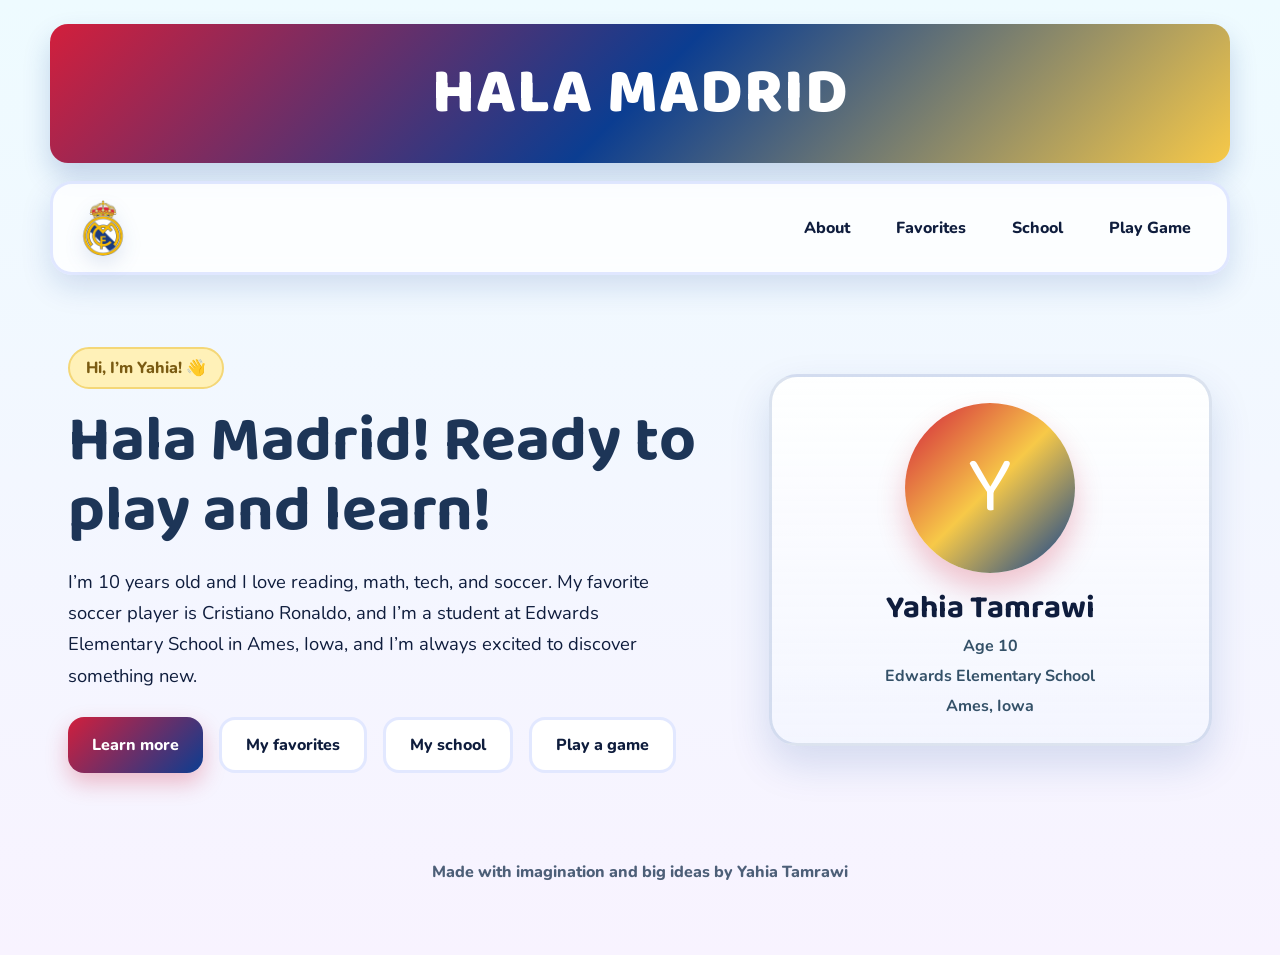
<file: index.html>
<!DOCTYPE html>
<html lang="en">
  <head>
    <meta charset="UTF-8" />
    <meta name="viewport" content="width=device-width, initial-scale=1.0" />
    <title>Yahia Tamrawi | My World</title>
    <meta
      name="description"
      content="A fun and colorful website for Yahia Tamrawi, a 10-year-old student who loves reading, math, and tech."
    />
    <link rel="preconnect" href="https://fonts.googleapis.com" />
    <link rel="preconnect" href="https://fonts.gstatic.com" crossorigin />
    <link
      href="https://fonts.googleapis.com/css2?family=Baloo+2:wght@400;600;700;800&family=Nunito:wght@400;600;700;800&display=swap"
      rel="stylesheet"
    />
    <link rel="stylesheet" href="style.css" />
  </head>
  <body>
    <div class="page-shell">
      <div class="hala-banner">Hala Madrid</div>
      <header class="topbar">
        <div class="logo" aria-label="Real Madrid logo" role="img">
          <img src="assets/real-madrid-crest.png" alt="Real Madrid crest" />
        </div>
        <nav class="nav">
          <a href="about.html">About</a>
          <a href="favorites.html">Favorites</a>
          <a href="school.html">School</a>
          <a href="game.html">Play Game</a>
        </nav>
      </header>

      <main>
        <section class="hero">
          <div class="hero-text">
            <span class="badge">Hi, I’m Yahia! 👋</span>
            <h1>Hala Madrid! Ready to play and learn!</h1>
            <p>
              I’m 10 years old and I love reading, math, tech, and soccer. My favorite soccer player is Cristiano Ronaldo, and I’m a student at
              Edwards Elementary School in Ames, Iowa, and I’m always excited to discover
              something new.
            </p>
            <div class="hero-buttons">
              <a class="primary" href="about.html">Learn more</a>
              <a class="secondary" href="favorites.html">My favorites</a>
              <a class="secondary" href="school.html">My school</a>
              <a class="secondary" href="game.html">Play a game</a>
            </div>
          </div>

          <div class="hero-card">
            <div class="avatar">Y</div>
            <div class="mini-info">
              <h3>Yahia Tamrawi</h3>
              <p>Age 10</p>
              <p>Edwards Elementary School</p>
              <p>Ames, Iowa</p>
            </div>
          </div>
        </section>
      </main>

      <footer class="site-footer">
        <p>Made with imagination and big ideas by Yahia Tamrawi</p>
      </footer>
    </div>
  </body>
</html>
</file>
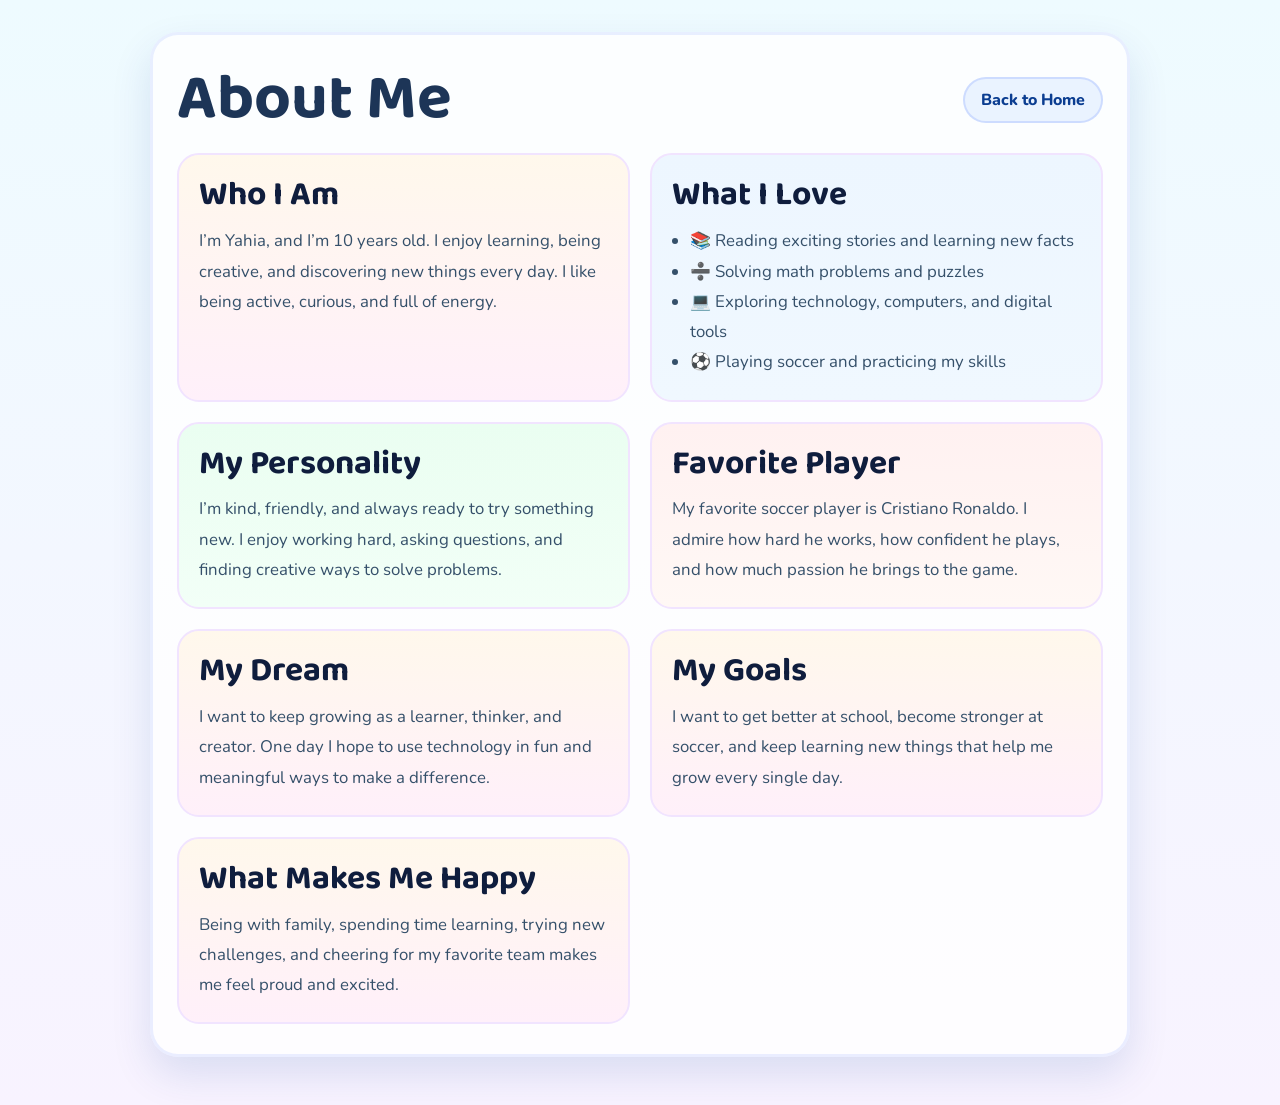
<file: about.html>
<!DOCTYPE html>
<html lang="en">
  <head>
    <meta charset="UTF-8" />
    <meta name="viewport" content="width=device-width, initial-scale=1.0" />
    <title>About Yahia</title>
    <link rel="preconnect" href="https://fonts.googleapis.com" />
    <link rel="preconnect" href="https://fonts.gstatic.com" crossorigin />
    <link href="https://fonts.googleapis.com/css2?family=Baloo+2:wght@400;600;700;800&family=Nunito:wght@400;600;700;800&display=swap" rel="stylesheet" />
    <link rel="stylesheet" href="style.css" />
    <style>
      body { background: linear-gradient(180deg, #eefbff 0%, #f8f3ff 100%); }
      .subpage {
        width: min(980px, calc(100% - 24px));
        margin: 32px auto 48px;
        background: rgba(255,255,255,0.8);
        border: 3px solid rgba(93, 127, 255, 0.12);
        border-radius: 28px;
        padding: 30px 24px;
        box-shadow: 0 18px 40px rgba(11,61,145,0.12);
      }
      .subpage-header {
        display: flex;
        align-items: center;
        justify-content: space-between;
        gap: 12px;
        flex-wrap: wrap;
        margin-bottom: 18px;
      }
      .subpage h1 {
        margin: 0;
        font-family: "Baloo 2", cursive;
        font-size: clamp(2.5rem, 5vw, 4rem);
      }
      .page-link {
        display: inline-block;
        text-decoration: none;
        color: #0b3d91;
        background: #eaf3ff;
        border: 2px solid rgba(93,127,255,0.2);
        border-radius: 999px;
        padding: 10px 16px;
        font-weight: 800;
      }
      .info-grid {
        display: grid;
        grid-template-columns: repeat(2, minmax(0, 1fr));
        gap: 20px;
      }
      .card {
        background: linear-gradient(180deg, #fff8ec, #fff0fa);
        border: 2px solid #f1e4ff;
        border-radius: 22px;
        padding: 22px 20px;
      }
      .card:nth-child(2) { background: linear-gradient(180deg, #edf6ff, #f0f8ff); }
      .card:nth-child(3) { background: linear-gradient(180deg, #eafef1, #f2fff7); }
      .card:nth-child(4) { background: linear-gradient(180deg, #fff1f1, #fff8f5); }
      .card h2 {
        margin: 0 0 12px;
        font-family: "Baloo 2", cursive;
        font-size: 2.1rem;
      }
      .card p, .card li {
        margin: 0;
        color: #35506a;
        line-height: 1.8;
        font-size: 1.05rem;
      }
      .card ul {
        padding-left: 18px;
        margin: 0;
      }
      @media (max-width: 700px) {
        .info-grid { grid-template-columns: 1fr; }
      }
    </style>
  </head>
  <body>
    <div class="subpage">
      <div class="subpage-header">
        <h1>About Me</h1>
        <a class="page-link" href="index.html">Back to Home</a>
      </div>

      <div class="info-grid">
        <div class="card">
          <h2>Who I Am</h2>
          <p>I’m Yahia, and I’m 10 years old. I enjoy learning, being creative, and discovering new things every day. I like being active, curious, and full of energy.</p>
        </div>

        <div class="card">
          <h2>What I Love</h2>
          <ul>
            <li>📚 Reading exciting stories and learning new facts</li>
            <li>➗ Solving math problems and puzzles</li>
            <li>💻 Exploring technology, computers, and digital tools</li>
            <li>⚽ Playing soccer and practicing my skills</li>
          </ul>
        </div>

        <div class="card">
          <h2>My Personality</h2>
          <p>I’m kind, friendly, and always ready to try something new. I enjoy working hard, asking questions, and finding creative ways to solve problems.</p>
        </div>

        <div class="card">
          <h2>Favorite Player</h2>
          <p>My favorite soccer player is Cristiano Ronaldo. I admire how hard he works, how confident he plays, and how much passion he brings to the game.</p>
        </div>

        <div class="card">
          <h2>My Dream</h2>
          <p>I want to keep growing as a learner, thinker, and creator. One day I hope to use technology in fun and meaningful ways to make a difference.</p>
        </div>

        <div class="card">
          <h2>My Goals</h2>
          <p>I want to get better at school, become stronger at soccer, and keep learning new things that help me grow every single day.</p>
        </div>

        <div class="card">
          <h2>What Makes Me Happy</h2>
          <p>Being with family, spending time learning, trying new challenges, and cheering for my favorite team makes me feel proud and excited.</p>
        </div>
      </div>
    </div>
  </body>
</html>
</file>
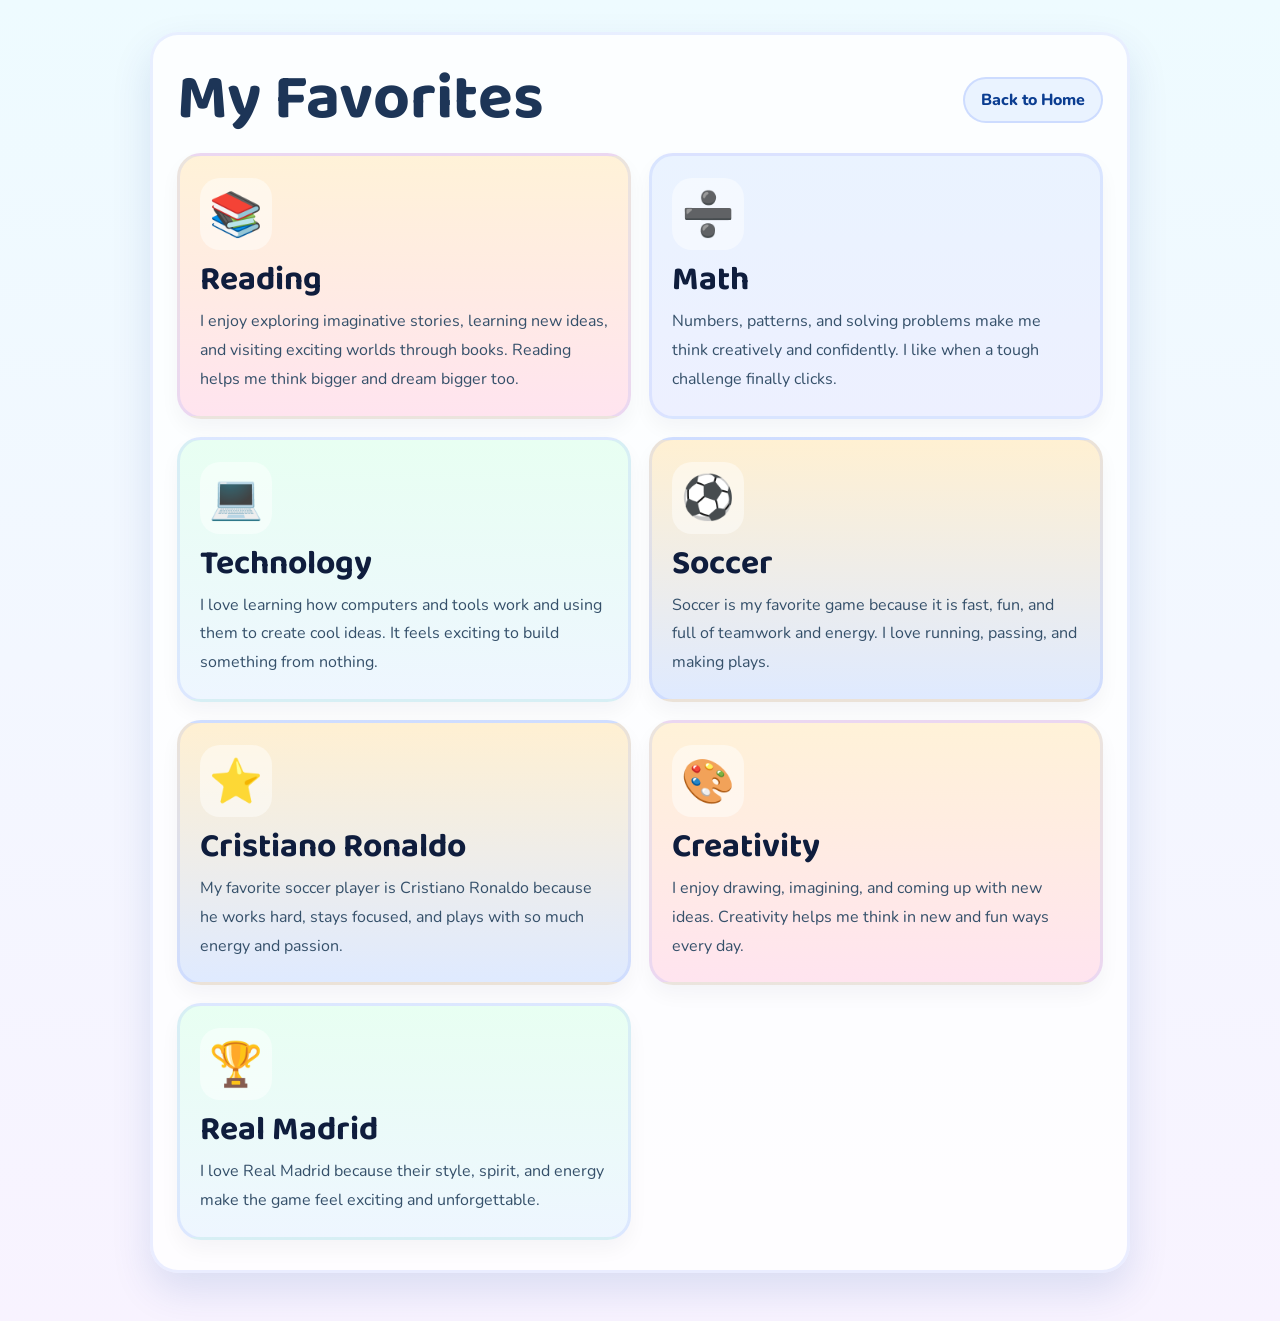
<file: favorites.html>
<!DOCTYPE html>
<html lang="en">
  <head>
    <meta charset="UTF-8" />
    <meta name="viewport" content="width=device-width, initial-scale=1.0" />
    <title>Yahia's Favorites</title>
    <link rel="preconnect" href="https://fonts.googleapis.com" />
    <link rel="preconnect" href="https://fonts.gstatic.com" crossorigin />
    <link href="https://fonts.googleapis.com/css2?family=Baloo+2:wght@400;600;700;800&family=Nunito:wght@400;600;700;800&display=swap" rel="stylesheet" />
    <link rel="stylesheet" href="style.css" />
    <style>
      body { background: linear-gradient(180deg, #eefbff 0%, #f8f3ff 100%); }
      .subpage {
        width: min(980px, calc(100% - 24px));
        margin: 32px auto 48px;
        background: rgba(255,255,255,0.8);
        border: 3px solid rgba(93, 127, 255, 0.12);
        border-radius: 28px;
        padding: 30px 24px;
        box-shadow: 0 18px 40px rgba(11,61,145,0.12);
      }
      .subpage-header {
        display: flex;
        align-items: center;
        justify-content: space-between;
        gap: 12px;
        flex-wrap: wrap;
        margin-bottom: 18px;
      }
      .subpage h1 {
        margin: 0;
        font-family: "Baloo 2", cursive;
        font-size: clamp(2.5rem, 5vw, 4rem);
      }
      .page-link {
        display: inline-block;
        text-decoration: none;
        color: #0b3d91;
        background: #eaf3ff;
        border: 2px solid rgba(93,127,255,0.2);
        border-radius: 999px;
        padding: 10px 16px;
        font-weight: 800;
      }
      .favorites-grid {
        display: grid;
        grid-template-columns: repeat(2, minmax(0, 1fr));
        gap: 18px;
      }
      .favorite-card {
        padding: 22px 20px;
        border-radius: 24px;
        border: 3px solid rgba(93,127,255,0.12);
      }
      .favorite-card h2 {
        margin: 12px 0 8px;
        font-family: "Baloo 2", cursive;
        font-size: 2.1rem;
      }
      .favorite-card p {
        margin: 0;
        color: #35506a;
        line-height: 1.8;
      }
      .icon {
        font-size: 2.7rem;
      }
      .reading { background: linear-gradient(180deg, #fff2d8, #ffe4ef); }
      .math { background: linear-gradient(180deg, #eaf3ff, #edf0ff); }
      .tech { background: linear-gradient(180deg, #e8fff2, #eef6ff); }
      .soccer { background: linear-gradient(180deg, #fff0d2, #dfeaff); }
      @media (max-width: 700px) {
        .favorites-grid { grid-template-columns: 1fr; }
      }
    </style>
  </head>
  <body>
    <div class="subpage">
      <div class="subpage-header">
        <h1>My Favorites</h1>
        <a class="page-link" href="index.html">Back to Home</a>
      </div>

      <div class="favorites-grid">
        <article class="favorite-card reading">
          <div class="icon">📚</div>
          <h2>Reading</h2>
          <p>I enjoy exploring imaginative stories, learning new ideas, and visiting exciting worlds through books. Reading helps me think bigger and dream bigger too.</p>
        </article>

        <article class="favorite-card math">
          <div class="icon">➗</div>
          <h2>Math</h2>
          <p>Numbers, patterns, and solving problems make me think creatively and confidently. I like when a tough challenge finally clicks.</p>
        </article>

        <article class="favorite-card tech">
          <div class="icon">💻</div>
          <h2>Technology</h2>
          <p>I love learning how computers and tools work and using them to create cool ideas. It feels exciting to build something from nothing.</p>
        </article>

        <article class="favorite-card soccer">
          <div class="icon">⚽</div>
          <h2>Soccer</h2>
          <p>Soccer is my favorite game because it is fast, fun, and full of teamwork and energy. I love running, passing, and making plays.</p>
        </article>

        <article class="favorite-card soccer">
          <div class="icon">⭐</div>
          <h2>Cristiano Ronaldo</h2>
          <p>My favorite soccer player is Cristiano Ronaldo because he works hard, stays focused, and plays with so much energy and passion.</p>
        </article>

        <article class="favorite-card reading">
          <div class="icon">🎨</div>
          <h2>Creativity</h2>
          <p>I enjoy drawing, imagining, and coming up with new ideas. Creativity helps me think in new and fun ways every day.</p>
        </article>

        <article class="favorite-card tech">
          <div class="icon">🏆</div>
          <h2>Real Madrid</h2>
          <p>I love Real Madrid because their style, spirit, and energy make the game feel exciting and unforgettable.</p>
        </article>
      </div>
    </div>
  </body>
</html>
</file>
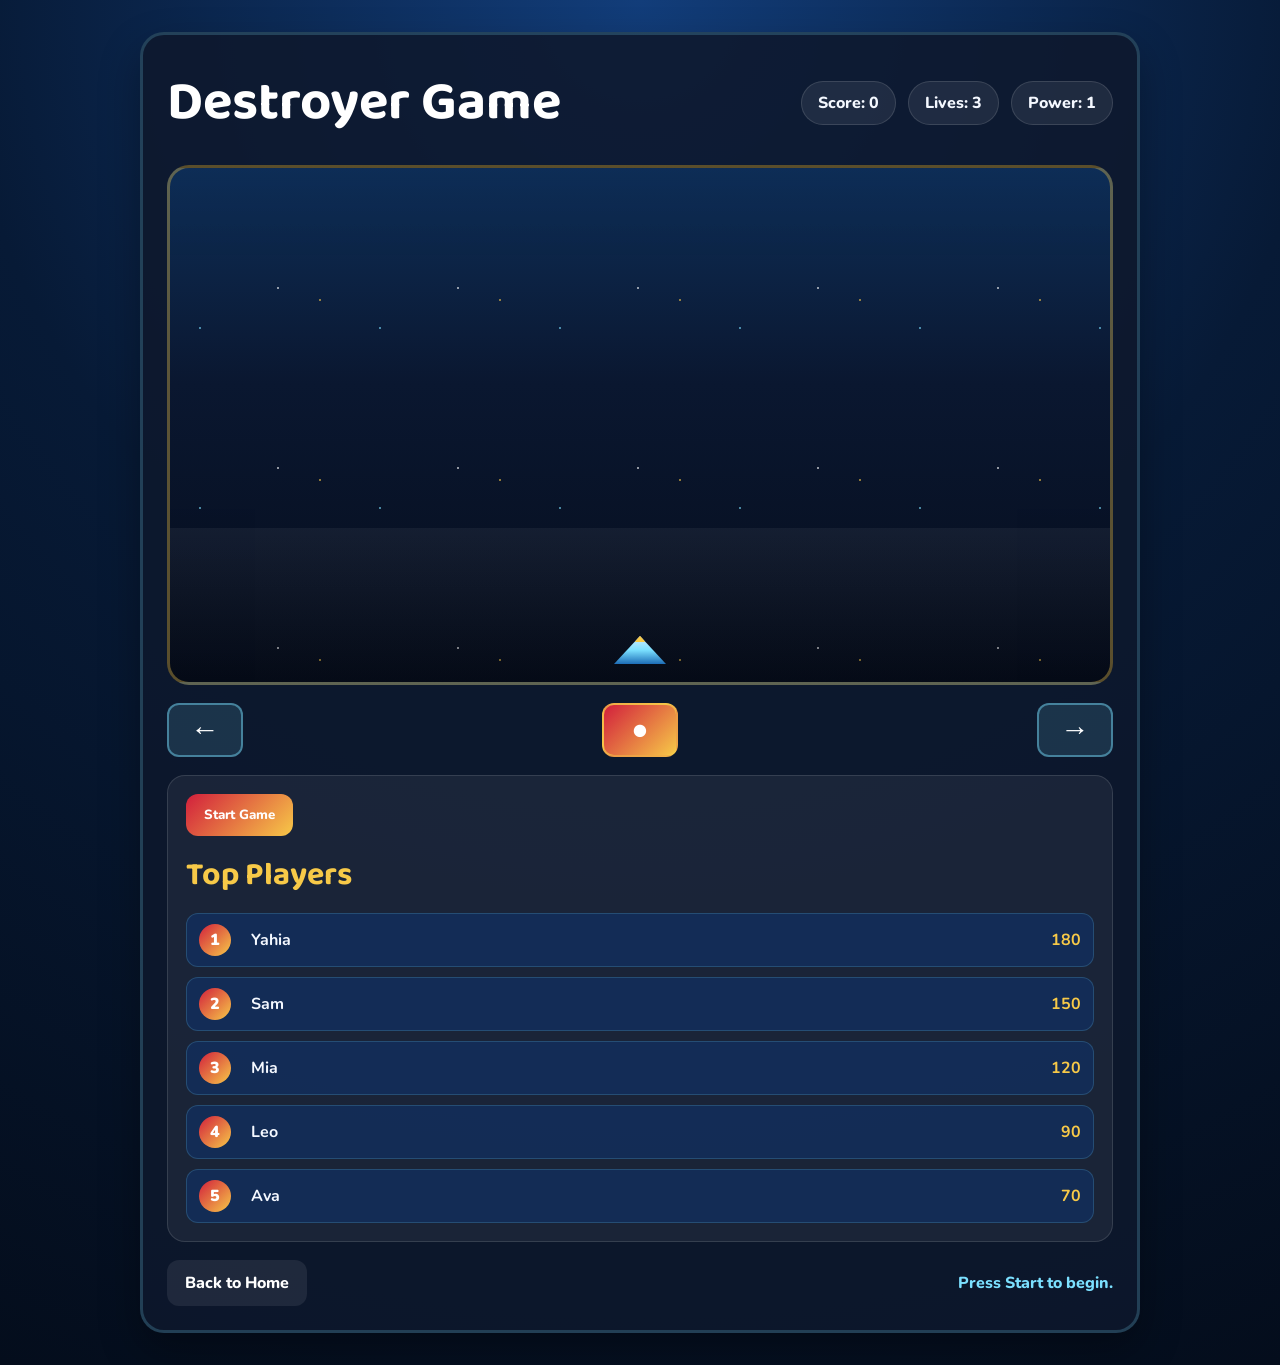
<file: game.html>
<!DOCTYPE html>
<html lang="en">
  <head>
    <meta charset="UTF-8" />
    <meta name="viewport" content="width=device-width, initial-scale=1.0" />
    <title>Destroyer Game</title>
    <link rel="preconnect" href="https://fonts.googleapis.com" />
    <link rel="preconnect" href="https://fonts.gstatic.com" crossorigin />
    <link href="https://fonts.googleapis.com/css2?family=Baloo+2:wght@400;600;700;800&family=Nunito:wght@400;600;700;800&display=swap" rel="stylesheet" />
    <style>
      :root {
        --real-red: #d21f3c;
        --real-gold: #f7c948;
        --blue: #0b3d91;
        --bg: #071a36;
        --panel: rgba(14, 25, 45, 0.88);
        --text: #f4f8ff;
        --accent: #7be0ff;
      }

      * { box-sizing: border-box; }

      body {
        margin: 0;
        min-height: 100vh;
        font-family: "Nunito", sans-serif;
        background: radial-gradient(circle at top, #123d7a 0%, var(--bg) 45%, #040d1c 100%);
        color: var(--text);
      }

      .page {
        width: min(1000px, calc(100% - 24px));
        margin: 32px auto;
        padding: 24px;
        background: var(--panel);
        border: 3px solid rgba(123, 224, 255, 0.2);
        border-radius: 24px;
        box-shadow: 0 18px 42px rgba(0, 0, 0, 0.32);
      }

      .topbar {
        display: flex;
        justify-content: space-between;
        align-items: center;
        gap: 16px;
        flex-wrap: wrap;
        margin-bottom: 18px;
      }

      h1 {
        margin: 0;
        font-family: "Baloo 2", cursive;
        font-size: clamp(2.2rem, 5vw, 3.4rem);
        color: white;
      }

      .scoreboard {
        display: flex;
        gap: 12px;
        flex-wrap: wrap;
      }

      .pill {
        padding: 10px 16px;
        border-radius: 999px;
        background: rgba(255, 255, 255, 0.08);
        border: 1px solid rgba(255, 255, 255, 0.12);
        font-weight: 800;
      }

      .game-shell {
        display: grid;
        gap: 18px;
      }

      .game-screen {
        position: relative;
        width: 100%;
        height: 520px;
        border-radius: 22px;
        overflow: hidden;
        background: linear-gradient(180deg, #0e2e57 0%, #0a1730 42%, #060d1c 100%);
        border: 3px solid rgba(247, 201, 73, 0.35);
      }

      .movement-controls {
        display: flex;
        justify-content: space-between;
        width: 100%;
      }

      .movement-button {
        width: 76px;
        height: 54px;
        padding: 0;
        background: rgba(123, 224, 255, 0.14);
        border: 2px solid rgba(123, 224, 255, 0.45);
        color: white;
        font-size: 1.8rem;
        line-height: 1;
        touch-action: none;
        user-select: none;
      }

      .movement-button:active {
        transform: translateY(1px) scale(0.96);
        background: rgba(123, 224, 255, 0.3);
      }

      .fire-button {
        background: linear-gradient(135deg, var(--real-red), var(--real-gold));
        border-color: rgba(247, 201, 73, 0.7);
      }

      .skyline {
        position: absolute;
        inset: auto 0 0 0;
        height: 30%;
        background: linear-gradient(180deg, rgba(255,255,255,0.05), rgba(0,0,0,0.2));
      }

      .stars {
        position: absolute;
        inset: 0;
        background-image:
          radial-gradient(circle, rgba(255,255,255,0.8) 1px, transparent 1.5px),
          radial-gradient(circle, rgba(123,224,255,0.8) 1px, transparent 1.5px),
          radial-gradient(circle, rgba(247,201,73,0.8) 1px, transparent 1.5px);
        background-position: 18px 30px, 120px 70px, 240px 42px;
        background-size: 180px 180px;
        opacity: 0.7;
      }

      .ship,
      .enemy,
      .missile,
      .explosion {
        position: absolute;
        display: block;
      }

      .ship {
        width: 52px;
        height: 28px;
        bottom: 18px;
        left: 50%;
        transform: translateX(-50%);
        background: linear-gradient(180deg, #d8ebff, #7be0ff 50%, #1d6db7);
        clip-path: polygon(50% 0%, 100% 100%, 0% 100%);
        border-radius: 8px 8px 0 0;
        box-shadow: 0 0 18px rgba(123,224,255,0.7);
      }

      .ship::before {
        content: "";
        position: absolute;
        left: 50%;
        top: -12px;
        width: 10px;
        height: 18px;
        background: var(--real-gold);
        transform: translateX(-50%);
        clip-path: polygon(50% 0%, 100% 100%, 0% 100%);
      }

      .enemy {
        width: 34px;
        height: 34px;
        border-radius: 50%;
        background: radial-gradient(circle at 30% 30%, #f7c948, #d21f3c 55%, #75071f);
        box-shadow: inset 0 0 10px rgba(255,255,255,0.3);
      }

      .enemy::before {
        content: "";
        position: absolute;
        inset: 10px 12px auto 12px;
        height: 8px;
        border-radius: 999px;
        background: rgba(255,255,255,0.85);
      }

      .missile {
        width: 6px;
        height: 18px;
        border-radius: 8px;
        background: linear-gradient(180deg, #fff, var(--real-gold));
        box-shadow: 0 0 14px rgba(247,201,73,0.8);
      }

      .explosion {
        width: 20px;
        height: 20px;
        border-radius: 50%;
        background: radial-gradient(circle, #fffef5 0%, #f7c948 25%, #d21f3c 60%, rgba(210,31,60,0) 70%);
        animation: pop 0.35s ease-out forwards;
      }

      @keyframes pop {
        0% { transform: scale(0.4); opacity: 1; }
        100% { transform: scale(2.3); opacity: 0; }
      }

      .controls {
        display: flex;
        justify-content: space-between;
        align-items: center;
        gap: 16px;
        flex-wrap: wrap;
      }

      .buttons {
        display: flex;
        gap: 12px;
        flex-wrap: wrap;
      }

      button,
      a.button {
        appearance: none;
        border: none;
        padding: 12px 18px;
        border-radius: 12px;
        font-weight: 800;
        font-family: "Nunito", sans-serif;
        text-decoration: none;
        cursor: pointer;
        transition: transform 0.2s ease;
      }

      button:hover,
      a.button:hover {
        transform: translateY(-2px);
      }

      .start {
        background: linear-gradient(135deg, var(--real-red), var(--real-gold));
        color: white;
      }

      .home {
        background: rgba(255,255,255,0.08);
        color: white;
        border: 1px solid rgba(255,255,255,0.12);
      }

      .message {
        color: var(--accent);
        font-weight: 800;
      }

      .leaderboard-panel {
        background: rgba(255, 255, 255, 0.06);
        border: 1px solid rgba(255, 255, 255, 0.12);
        border-radius: 18px;
        padding: 18px;
      }

      .leaderboard-panel h2 {
        margin: 0 0 12px;
        font-family: "Baloo 2", cursive;
        font-size: 2rem;
        color: var(--real-gold);
      }

      .leaderboard-start {
        margin-bottom: 14px;
      }

      .leaderboard-list {
        list-style: none;
        margin: 0;
        padding: 0;
        display: grid;
        gap: 10px;
      }

      .leaderboard-item {
        display: grid;
        grid-template-columns: 40px 1fr auto;
        gap: 12px;
        align-items: center;
        background: rgba(11, 61, 145, 0.35);
        border: 1px solid rgba(123, 224, 255, 0.18);
        border-radius: 12px;
        padding: 10px 12px;
        font-weight: 700;
      }

      .leaderboard-rank {
        width: 32px;
        height: 32px;
        display: grid;
        place-items: center;
        border-radius: 50%;
        background: linear-gradient(135deg, var(--real-red), var(--real-gold));
        color: white;
        font-weight: 900;
      }

      .leaderboard-name {
        color: var(--text);
      }

      .leaderboard-score {
        color: var(--real-gold);
      }

      .leaderboard-empty {
        color: rgba(255, 255, 255, 0.7);
        font-style: italic;
      }

      .modal-backdrop {
        position: fixed;
        inset: 0;
        background: rgba(2, 8, 18, 0.72);
        display: none;
        align-items: center;
        justify-content: center;
        z-index: 1000;
        padding: 20px;
      }

      .modal-backdrop.visible {
        display: flex;
      }

      .modal-card {
        width: min(420px, 100%);
        background: rgba(10, 18, 32, 0.96);
        border: 2px solid rgba(247, 201, 73, 0.4);
        border-radius: 20px;
        padding: 22px;
        box-shadow: 0 18px 40px rgba(0,0,0,0.35);
      }

      .modal-card h3 {
        margin: 0 0 10px;
        font-size: 2rem;
        color: var(--real-gold);
      }

      .modal-card p {
        margin: 0 0 16px;
        color: rgba(255,255,255,0.85);
      }

      .name-input {
        width: 100%;
        padding: 12px 14px;
        border-radius: 12px;
        border: 1px solid rgba(123, 224, 255, 0.28);
        background: rgba(255,255,255,0.05);
        color: white;
        font-size: 1rem;
        margin-bottom: 14px;
      }

      .modal-actions {
        display: flex;
        justify-content: flex-end;
        gap: 10px;
      }

      .secondary {
        background: rgba(255,255,255,0.08);
        color: white;
        border: 1px solid rgba(255,255,255,0.12);
      }
    </style>
  </head>
  <body>
    <div class="page">
      <div class="topbar">
        <h1>Destroyer Game</h1>
        <div class="scoreboard">
          <div class="pill">Score: <span id="score">0</span></div>
          <div class="pill">Lives: <span id="lives">3</span></div>
          <div class="pill">Power: <span id="powerLevel">1</span></div>
        </div>
      </div>

      <div class="game-shell">
        <div id="gameArea" class="game-screen" aria-label="Destroyer game area">
          <div class="stars"></div>
          <div class="skyline"></div>
          <div id="ship" class="ship" aria-label="Player ship"></div>
        </div>

        <div class="movement-controls" aria-label="Ship movement controls">
          <button id="leftButton" class="movement-button" type="button" aria-label="Move left">&#8592;</button>
          <button id="fireButton" class="movement-button fire-button" type="button" aria-label="Shoot">&#9679;</button>
          <button id="rightButton" class="movement-button" type="button" aria-label="Move right">&#8594;</button>
        </div>

        <div class="leaderboard-panel">
          <button id="startButton" class="start leaderboard-start">Start Game</button>
          <h2>Top Players</h2>
          <ul id="leaderboardList" class="leaderboard-list" aria-live="polite"></ul>
        </div>

        <div class="controls">
          <div class="buttons">
            <a class="button home" href="index.html">Back to Home</a>
          </div>
          <div id="message" class="message">Press Start to begin.</div>
        </div>
      </div>
    </div>

    <div id="nameModal" class="modal-backdrop" aria-live="assertive">
      <div class="modal-card">
        <h3>New High Score</h3>
        <p>Enter your name to save your score on the leaderboard.</p>
        <input id="playerNameInput" class="name-input" type="text" maxlength="14" placeholder="Your name" />
        <div class="modal-actions">
          <button id="cancelSave" class="secondary" type="button">Skip</button>
          <button id="saveScoreButton" class="start" type="button">Save Score</button>
        </div>
      </div>
    </div>

    <script>
      const gameArea = document.getElementById('gameArea');
      const ship = document.getElementById('ship');
      const scoreEl = document.getElementById('score');
      const livesEl = document.getElementById('lives');
      const powerEl = document.getElementById('powerLevel');
      const messageEl = document.getElementById('message');
      const startButton = document.getElementById('startButton');
      const leaderboardList = document.getElementById('leaderboardList');
      const nameModal = document.getElementById('nameModal');
      const playerNameInput = document.getElementById('playerNameInput');
      const saveScoreButton = document.getElementById('saveScoreButton');
      const cancelSaveButton = document.getElementById('cancelSave');
      const leftButton = document.getElementById('leftButton');
      const rightButton = document.getElementById('rightButton');
      const fireButton = document.getElementById('fireButton');

      const LEADERBOARD_KEY = 'destroyer-leaderboard';

      function getLeaderboard() {
        try {
          const stored = JSON.parse(localStorage.getItem(LEADERBOARD_KEY) || '[]');
          if (Array.isArray(stored) && stored.length) {
            return stored;
          }
        } catch (error) {
          console.warn('Could not read leaderboard from storage.', error);
        }

        return [
          { name: 'Yahia', score: 180 },
          { name: 'Sam', score: 150 },
          { name: 'Mia', score: 120 },
          { name: 'Leo', score: 90 },
          { name: 'Ava', score: 70 }
        ];
      }

      function sortLeaderboard(entries) {
        return [...entries]
          .filter((entry) => entry && typeof entry.score === 'number' && entry.score > 0)
          .sort((a, b) => b.score - a.score)
          .slice(0, 5);
      }

      function saveLeaderboard(entries) {
        localStorage.setItem(LEADERBOARD_KEY, JSON.stringify(entries));
      }

      function renderLeaderboard() {
        const entries = sortLeaderboard(getLeaderboard());

        if (!entries.length) {
          leaderboardList.innerHTML = '<li class="leaderboard-empty">No scores yet. Start the game!</li>';
          return;
        }

        leaderboardList.innerHTML = entries
          .map((entry, index) => `
            <li class="leaderboard-item">
              <span class="leaderboard-rank">${index + 1}</span>
              <span class="leaderboard-name">${entry.name}</span>
              <span class="leaderboard-score">${entry.score}</span>
            </li>
          `)
          .join('');
      }

      function showScorePrompt() {
        if (score <= 0) {
          renderLeaderboard();
          return;
        }

        playerNameInput.value = '';
        nameModal.classList.add('visible');
        playerNameInput.focus();
      }

      function closeScorePrompt() {
        nameModal.classList.remove('visible');
      }

      function savePlayerScore() {
        const name = playerNameInput.value.trim() || 'Player';
        const safeName = name.slice(0, 14);
        const entries = sortLeaderboard(getLeaderboard());
        entries.push({ name: safeName, score });
        const finalEntries = sortLeaderboard(entries);
        saveLeaderboard(finalEntries);
        renderLeaderboard();
        closeScorePrompt();
        messageEl.textContent = `${safeName} is on the leaderboard!`;
      }

      let score = 0;
      let lives = 3;
      let gameRunning = false;
      let shipX = 0;
      let moveLeft = false;
      let moveRight = false;
      let fireHeld = false;
      let fireCooldown = 0;
      let missiles = [];
      let enemies = [];
      let explosions = [];
      let lastTime = 0;
      let enemyTimer = 0;
      let animationId = null;

      function getPowerLevel() {
        if (score >= 150) return 4;
        if (score >= 90) return 3;
        if (score >= 40) return 2;
        return 1;
      }

      function updateShipPower() {
        const level = getPowerLevel();
        powerEl.textContent = level;
        ship.style.width = `${52 + (level - 1) * 10}px`;
        ship.style.height = `${28 + (level - 1) * 5}px`;
        ship.style.filter = level >= 3 ? 'drop-shadow(0 0 18px rgba(123,224,255,0.9))' : 'drop-shadow(0 0 10px rgba(123,224,255,0.7))';
        ship.style.background = level >= 4
          ? 'linear-gradient(180deg, #fff5c7, #f7c948 45%, #d21f3c 100%)'
          : level >= 3
            ? 'linear-gradient(180deg, #e9fbff, #7be0ff 45%, #2d90d8 100%)'
            : 'linear-gradient(180deg, #d8ebff, #7be0ff 50%, #1d6db7)';
      }

      function setShipPosition() {
        const areaWidth = gameArea.clientWidth;
        ship.style.left = `${Math.min(Math.max(shipX, 26), areaWidth - 26)}px`;
      }

      function spawnEnemy() {
        const enemy = document.createElement('div');
        enemy.className = 'enemy';
        const size = 34;
        const x = Math.random() * (gameArea.clientWidth - size);
        enemy.style.left = `${x}px`;
        enemy.style.top = '0px';
        enemy.dataset.speed = (Math.random() * 1.5 + 1.2).toFixed(2);
        gameArea.appendChild(enemy);
        enemies.push(enemy);
      }

      function launchMissile() {
        if (!gameRunning) return;

        const powerLevel = getPowerLevel();
        const spread = powerLevel >= 3 ? [-10, 0, 10] : [0];
        const missileSpeed = powerLevel >= 4 ? 14 : 10;

        spread.forEach((offset) => {
          const missile = document.createElement('div');
          missile.className = 'missile';
          missile.dataset.speed = String(missileSpeed);
          const shipLeft = ship.offsetLeft + (ship.offsetWidth / 2) + offset;
          missile.style.left = `${shipLeft}px`;
          missile.style.top = `${gameArea.clientHeight - 60}px`;
          missile.style.width = powerLevel >= 4 ? '8px' : '6px';
          missile.style.height = powerLevel >= 4 ? '22px' : '18px';
          if (powerLevel >= 3) {
            missile.style.background = 'linear-gradient(180deg, #ffffff, #7be0ff)';
          }
          gameArea.appendChild(missile);
          missiles.push(missile);
        });
      }

      function makeExplosion(x, y) {
        const burst = document.createElement('div');
        burst.className = 'explosion';
        burst.style.left = `${x}px`;
        burst.style.top = `${y}px`;
        gameArea.appendChild(burst);
        explosions.push(burst);
        setTimeout(() => {
          burst.remove();
          explosions = explosions.filter(item => item !== burst);
        }, 350);
      }

      function updateScoreDisplay() {
        scoreEl.textContent = score;
        livesEl.textContent = lives;
        updateShipPower();
      }

      function resetGame() {
        score = 0;
        lives = 3;
        shipX = gameArea.clientWidth / 2;
        missiles.forEach(m => m.remove());
        enemies.forEach(e => e.remove());
        missiles = [];
        enemies = [];
        setShipPosition();
        updateScoreDisplay();
        messageEl.textContent = 'Game on!';
      }

      function endGame() {
        gameRunning = false;
        messageEl.textContent = `Game over! Final score: ${score}`;
        startButton.textContent = 'Play Again';
        setTimeout(showScorePrompt, 200);
      }

      function tick(timestamp) {
        if (!gameRunning) return;

        const delta = (timestamp - lastTime) || 16;
        lastTime = timestamp;

        if (moveLeft) shipX -= 6;
        if (moveRight) shipX += 6;
        setShipPosition();

        if (fireHeld) {
          fireCooldown -= delta;
          if (fireCooldown <= 0) {
            launchMissile();
            fireCooldown = getPowerLevel() >= 4 ? 170 : 220;
          }
        } else {
          fireCooldown = 0;
        }

        enemyTimer += delta;
        const powerLevel = getPowerLevel();
        const enemySpeedBoost = 0.72 + (powerLevel - 1) * 0.14;
        if (enemyTimer > Math.max(420, 980 - score * 2)) {
          spawnEnemy();
          enemyTimer = 0;
        }

        missiles.forEach((missile) => {
          const speed = Number(missile.dataset.speed || 10);
          const top = (parseFloat(missile.style.top) || 0) - speed * (delta / 16);
          missile.style.top = `${top}px`;
          if (top < -20) {
            missile.remove();
            missiles = missiles.filter(item => item !== missile);
          }
        });

        enemies.forEach((enemy) => {
          const speed = Number(enemy.dataset.speed || 1.5) * enemySpeedBoost * 0.8;
          const top = enemy.offsetTop + speed * (delta / 16);
          enemy.style.top = `${top}px`;

          if (top > gameArea.clientHeight - 60) {
            enemy.remove();
            enemies = enemies.filter(item => item !== enemy);
            lives -= 1;
            updateScoreDisplay();
            makeExplosion(enemy.offsetLeft, enemy.offsetTop);
            if (lives <= 0) {
              endGame();
            }
          }
        });

        for (let i = missiles.length - 1; i >= 0; i--) {
          const missile = missiles[i];
          const missileY = missile.offsetTop;

          for (let j = enemies.length - 1; j >= 0; j--) {
            const enemy = enemies[j];
            if (!enemy || !missile) continue;

            const hit =
              missile.offsetLeft >= enemy.offsetLeft &&
              missile.offsetLeft <= enemy.offsetLeft + enemy.offsetWidth &&
              missileY <= enemy.offsetTop + enemy.offsetHeight &&
              missileY >= enemy.offsetTop;

            if (hit) {
              missile.remove();
              enemy.remove();
              missiles.splice(i, 1);
              enemies.splice(j, 1);
              score += 10 + (powerLevel - 1) * 5;
              updateScoreDisplay();
              makeExplosion(enemy.offsetLeft, enemy.offsetTop);
              break;
            }
          }
        }

        animationId = requestAnimationFrame(tick);
      }

      function startGame() {
        if (gameRunning) return;
        resetGame();
        gameRunning = true;
        startButton.textContent = 'Running...';
        messageEl.textContent = 'Destroy the enemies!';
        lastTime = performance.now();
        enemyTimer = 0;
        cancelAnimationFrame(animationId);
        animationId = requestAnimationFrame(tick);
      }

      startButton.addEventListener('click', startGame);
      saveScoreButton.addEventListener('click', savePlayerScore);
      cancelSaveButton.addEventListener('click', () => {
        closeScorePrompt();
        renderLeaderboard();
      });

      function bindMovementButton(button, direction) {
        const setMoving = (isMoving) => {
          if (direction === 'left') moveLeft = isMoving;
          if (direction === 'right') moveRight = isMoving;
        };

        button.addEventListener('pointerdown', (event) => {
          event.preventDefault();
          try {
            button.setPointerCapture(event.pointerId);
          } catch (error) {}
          setMoving(true);
        });
        button.addEventListener('pointerup', () => setMoving(false));
        button.addEventListener('pointercancel', () => setMoving(false));
        button.addEventListener('lostpointercapture', () => setMoving(false));
      }

      bindMovementButton(leftButton, 'left');
      bindMovementButton(rightButton, 'right');

      fireButton.addEventListener('pointerdown', (event) => {
        event.preventDefault();
        try {
          fireButton.setPointerCapture(event.pointerId);
        } catch (error) {}
        fireHeld = true;
        if (fireCooldown <= 0) {
          launchMissile();
          fireCooldown = getPowerLevel() >= 4 ? 170 : 220;
        }
      });
      fireButton.addEventListener('pointerup', () => {
        fireHeld = false;
        fireCooldown = 0;
      });
      fireButton.addEventListener('pointercancel', () => {
        fireHeld = false;
        fireCooldown = 0;
      });
      fireButton.addEventListener('lostpointercapture', () => {
        fireHeld = false;
        fireCooldown = 0;
      });

      playerNameInput.addEventListener('keydown', (event) => {
        if (event.key === 'Enter') {
          savePlayerScore();
        }
      });

      nameModal.addEventListener('click', (event) => {
        if (event.target === nameModal) {
          closeScorePrompt();
          renderLeaderboard();
        }
      });

      document.addEventListener('keydown', (event) => {
        if (event.key === 'ArrowLeft' || event.key.toLowerCase() === 'a') moveLeft = true;
        if (event.key === 'ArrowRight' || event.key.toLowerCase() === 'd') moveRight = true;
        if (event.key === ' ' || event.key === 'ArrowUp') {
          event.preventDefault();
          fireHeld = true;
          if (fireCooldown <= 0) {
            launchMissile();
            fireCooldown = getPowerLevel() >= 4 ? 170 : 220;
          }
        }
      });

      document.addEventListener('keyup', (event) => {
        if (event.key === 'ArrowLeft' || event.key.toLowerCase() === 'a') moveLeft = false;
        if (event.key === 'ArrowRight' || event.key.toLowerCase() === 'd') moveRight = false;
        if (event.key === ' ' || event.key === 'ArrowUp') {
          fireHeld = false;
          fireCooldown = 0;
        }
      });

      window.addEventListener('resize', () => {
        shipX = Math.min(Math.max(shipX, 26), gameArea.clientWidth - 26);
        setShipPosition();
      });

      shipX = gameArea.clientWidth / 2;
      setShipPosition();
      renderLeaderboard();
    </script>
  </body>
</html>
</file>
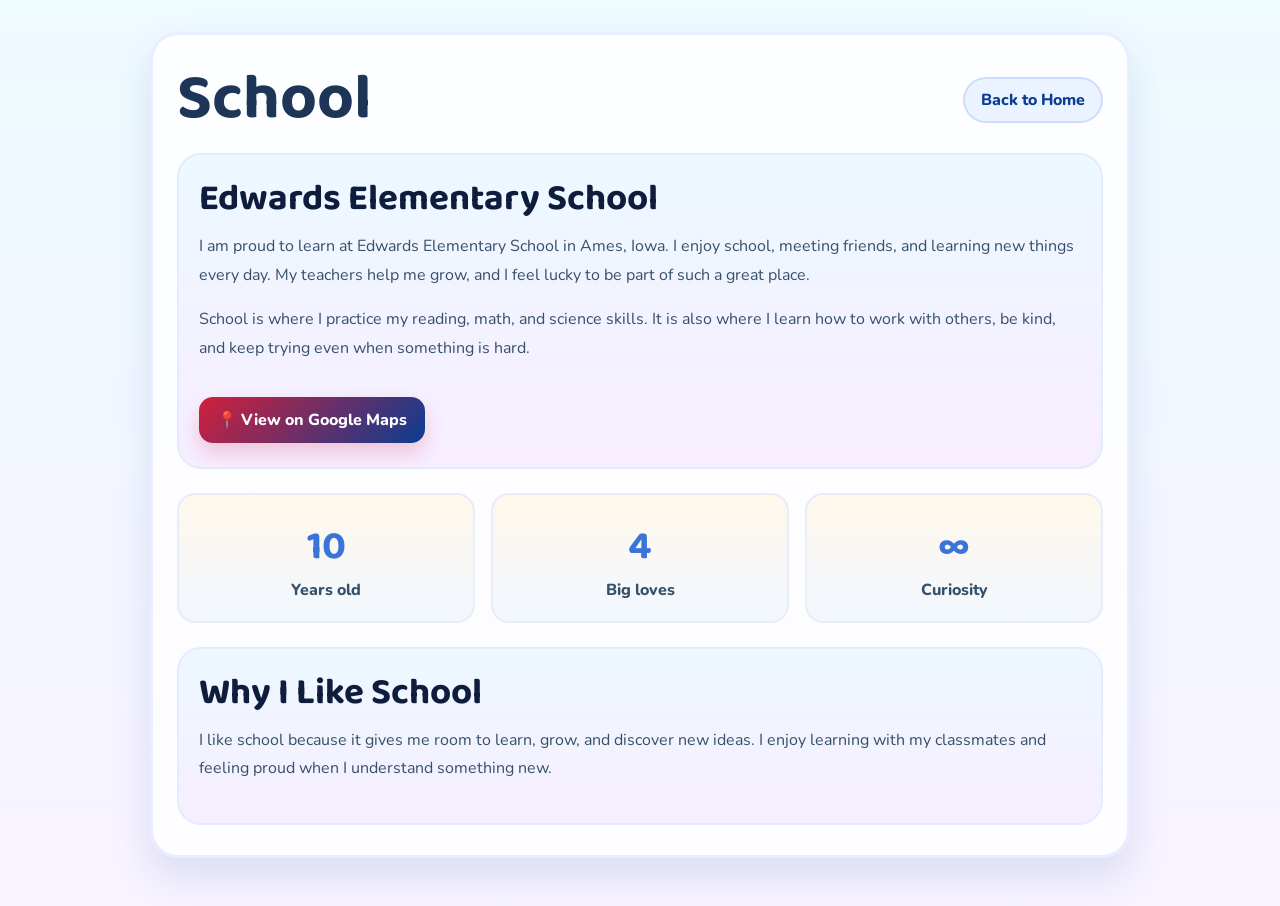
<file: school.html>
<!DOCTYPE html>
<html lang="en">
  <head>
    <meta charset="UTF-8" />
    <meta name="viewport" content="width=device-width, initial-scale=1.0" />
    <title>Edwards Elementary School</title>
    <link rel="preconnect" href="https://fonts.googleapis.com" />
    <link rel="preconnect" href="https://fonts.gstatic.com" crossorigin />
    <link href="https://fonts.googleapis.com/css2?family=Baloo+2:wght@400;600;700;800&family=Nunito:wght@400;600;700;800&display=swap" rel="stylesheet" />
    <link rel="stylesheet" href="style.css" />
    <style>
      body { background: linear-gradient(180deg, #eefbff 0%, #f8f3ff 100%); }
      .subpage {
        width: min(980px, calc(100% - 24px));
        margin: 32px auto 48px;
        background: rgba(255,255,255,0.8);
        border: 3px solid rgba(93, 127, 255, 0.12);
        border-radius: 28px;
        padding: 30px 24px;
        box-shadow: 0 18px 40px rgba(11,61,145,0.12);
      }
      .subpage-header {
        display: flex;
        align-items: center;
        justify-content: space-between;
        gap: 12px;
        flex-wrap: wrap;
        margin-bottom: 18px;
      }
      .subpage h1 {
        margin: 0;
        font-family: "Baloo 2", cursive;
        font-size: clamp(2.5rem, 5vw, 4rem);
      }
      .page-link {
        display: inline-block;
        text-decoration: none;
        color: #0b3d91;
        background: #eaf3ff;
        border: 2px solid rgba(93,127,255,0.2);
        border-radius: 999px;
        padding: 10px 16px;
        font-weight: 800;
      }
      .school-box {
        background: linear-gradient(180deg, #edf8ff, #f7eeff);
        border: 2px solid #e3ebff;
        border-radius: 24px;
        padding: 24px 20px;
      }
      .school-box h2 {
        margin: 0 0 12px;
        font-family: "Baloo 2", cursive;
        font-size: 2.3rem;
      }
      .school-box p {
        margin: 0 0 16px;
        color: #35506a;
        line-height: 1.8;
      }
      .map-link {
        display: inline-block;
        padding: 12px 18px;
        border-radius: 14px;
        background: linear-gradient(135deg, #d21f3c, #0b3d91);
        color: white;
        text-decoration: none;
        font-weight: 800;
      }
      .stats {
        display: grid;
        grid-template-columns: repeat(3, minmax(0, 1fr));
        gap: 16px;
        margin-top: 24px;
      }
      .stat-box {
        background: linear-gradient(180deg, #fff8ec, #f2f7ff);
        border-radius: 18px;
        padding: 20px 12px;
        text-align: center;
        border: 2px solid #e7edf9;
      }
      .stat-box strong {
        display: block;
        font-size: 2.5rem;
        color: #3a74d9;
        font-family: "Baloo 2", cursive;
      }
      @media (max-width: 700px) {
        .stats { grid-template-columns: 1fr; }
      }
    </style>
  </head>
  <body>
    <div class="subpage">
      <div class="subpage-header">
        <h1>School</h1>
        <a class="page-link" href="index.html">Back to Home</a>
      </div>

      <div class="school-box">
        <h2>Edwards Elementary School</h2>
        <p>I am proud to learn at Edwards Elementary School in Ames, Iowa. I enjoy school, meeting friends, and learning new things every day. My teachers help me grow, and I feel lucky to be part of such a great place.</p>
        <p>School is where I practice my reading, math, and science skills. It is also where I learn how to work with others, be kind, and keep trying even when something is hard.</p>
        <a class="map-link" href="https://www.google.com/maps/search/?api=1&query=Edwards+Elementary+School+Ames+IA" target="_blank" rel="noopener noreferrer">📍 View on Google Maps</a>
      </div>

      <div class="stats">
        <div class="stat-box">
          <strong>10</strong>
          <span>Years old</span>
        </div>
        <div class="stat-box">
          <strong>4</strong>
          <span>Big loves</span>
        </div>
        <div class="stat-box">
          <strong>∞</strong>
          <span>Curiosity</span>
        </div>
      </div>

      <div class="school-box" style="margin-top: 24px;">
        <h2>Why I Like School</h2>
        <p>I like school because it gives me room to learn, grow, and discover new ideas. I enjoy learning with my classmates and feeling proud when I understand something new.</p>
      </div>
    </div>
  </body>
</html>
</file>
<file: style.css>
:root {
  --sky: #f2f7ff;
  --cloud: #ffffff;
  --sun: #f9d75a;
  --orange: #f3b21b;
  --pink: #f8d7e3;
  --purple: #4a72d5;
  --blue: #0b3d91;
  --green: #2bb673;
  --text: #0f1d3d;
  --yellow: #ffe29f;
  --shadow: rgba(11, 61, 145, 0.15);
  --real-red: #d21f3c;
  --real-gold: #f7c948;
}

* {
  box-sizing: border-box;
}

html {
  scroll-behavior: smooth;
}

body {
  margin: 0;
  font-family: "Nunito", sans-serif;
  background: linear-gradient(180deg, #eefbff 0%, #f8f3ff 100%);
  color: var(--text);
}

img {
  max-width: 100%;
}

.page-shell {
  width: min(1180px, calc(100% - 32px));
  margin: 24px auto 48px;
}

.hala-banner {
  margin: 8px auto 18px;
  text-align: center;
  padding: 18px 20px;
  border-radius: 18px;
  background: linear-gradient(135deg, var(--real-red), var(--blue), var(--real-gold));
  color: white;
  font-family: "Baloo 2", cursive;
  font-size: clamp(2rem, 5vw, 4rem);
  font-weight: 800;
  letter-spacing: 1px;
  box-shadow: 0 14px 28px rgba(11, 61, 145, 0.2);
  text-transform: uppercase;
}

.topbar {
  display: flex;
  justify-content: space-between;
  align-items: center;
  background: rgba(255, 255, 255, 0.8);
  border: 3px solid rgba(93, 127, 255, 0.18);
  border-radius: 22px;
  padding: 16px 22px;
  box-shadow: 0 12px 30px var(--shadow);
  backdrop-filter: blur(8px);
  position: sticky;
  top: 16px;
  z-index: 10;
}

.logo {
  width: 56px;
  height: 56px;
  display: grid;
  place-items: center;
  border-radius: 50%;
  overflow: visible;
  background: transparent;
  box-shadow: none;
  padding: 0;
}

.logo img {
  width: 100%;
  height: 100%;
  display: block;
  object-fit: contain;
  border-radius: 50%;
  filter: drop-shadow(0 8px 10px rgba(11, 61, 145, 0.12));
}

.nav {
  display: flex;
  gap: 18px;
  flex-wrap: wrap;
}

.nav a {
  text-decoration: none;
  color: var(--text);
  font-weight: 800;
  padding: 10px 14px;
  border-radius: 999px;
  transition: 0.2s ease;
}

.nav a:hover {
  background: #eaf3ff;
}

.hero {
  display: grid;
  grid-template-columns: 1.2fr 0.8fr;
  gap: 36px;
  align-items: center;
  padding: 52px 18px 24px;
}

.hero-text {
  padding: 20px 0;
}

.badge {
  display: inline-block;
  padding: 8px 16px;
  border-radius: 999px;
  background: #fff1b8;
  border: 2px solid #f4d777;
  font-weight: 800;
  color: #7a5b12;
}

.badge-school {
  background: #dfffe8;
  border-color: #9be3b0;
  color: #21543d;
}

h1, h2, h3 {
  font-family: "Baloo 2", cursive;
  margin: 0;
  line-height: 1.1;
}

h1 {
  font-size: clamp(2.8rem, 5vw, 5rem);
  margin-top: 18px;
  color: #1d3557;
}

.hero-text p {
  font-size: 1.15rem;
  line-height: 1.7;
  margin: 18px 0 0;
  max-width: 620px;
}

.hero-buttons {
  display: flex;
  flex-wrap: wrap;
  gap: 16px;
  margin-top: 26px;
}

.hero-buttons a {
  text-decoration: none;
  display: inline-flex;
  align-items: center;
  justify-content: center;
  padding: 14px 24px;
  border-radius: 16px;
  font-weight: 800;
  transition: transform 0.2s ease;
}

.hero-buttons a:hover {
  transform: translateY(-2px);
}

.primary {
  background: linear-gradient(135deg, var(--real-red), var(--blue));
  color: white;
  box-shadow: 0 10px 22px rgba(210, 31, 60, 0.28);
}

.secondary {
  background: #fff;
  color: var(--text);
  border: 3px solid rgba(93, 127, 255, 0.18);
}

.hero-card {
  background: linear-gradient(180deg, rgba(255, 255, 255, 0.92), rgba(243, 246, 255, 0.8));
  border: 3px solid rgba(11, 61, 145, 0.14);
  box-shadow: 0 18px 40px var(--shadow);
  border-radius: 28px;
  padding: 26px 20px;
  display: grid;
  place-items: center;
  min-height: 330px;
}

.avatar {
  width: 170px;
  height: 170px;
  border-radius: 50%;
  display: grid;
  place-items: center;
  background: linear-gradient(135deg, var(--real-red), var(--real-gold), var(--blue));
  font-family: "Baloo 2", cursive;
  font-size: 5rem;
  color: white;
  box-shadow: 0 16px 28px rgba(210, 31, 60, 0.25);
}

.mini-info {
  text-align: center;
  margin-top: 18px;
}

.mini-info h3 {
  font-size: 2rem;
}

.mini-info p {
  margin: 8px 0 0;
  font-weight: 700;
  color: #345168;
}

.panel {
  margin-top: 28px;
  background: rgba(255, 255, 255, 0.76);
  border: 3px solid rgba(93, 127, 255, 0.12);
  border-radius: 28px;
  padding: 28px 22px;
  box-shadow: 0 10px 30px rgba(22, 43, 63, 0.06);
}

.section-heading {
  display: flex;
  align-items: center;
  gap: 10px;
  margin-bottom: 22px;
}

.spark {
  font-size: 1.8rem;
}

.section-heading h2 {
  font-size: clamp(2rem, 3vw, 3rem);
  color: #1d3557;
}

.about-grid {
  display: grid;
  grid-template-columns: 1.2fr 1fr 1fr;
  gap: 18px;
}

.about-card {
  background: linear-gradient(180deg, #fefdfd, #f1f7ff);
  border-radius: 22px;
  border: 2px solid #e8eef8;
  padding: 20px 18px;
}

.about-card h3 {
  font-size: 1.7rem;
  margin-bottom: 10px;
}

.about-card p,
.about-card li {
  font-size: 1.04rem;
  line-height: 1.8;
  color: #35506a;
}

.about-card ul {
  list-style: none;
  margin: 0;
  padding: 0;
}

.tall {
  background: linear-gradient(180deg, #fff8ec, #fff0fa);
}

.favorites-grid {
  display: grid;
  grid-template-columns: repeat(4, minmax(0, 1fr));
  gap: 18px;
}

.favorite-card {
  padding: 22px 20px;
  border-radius: 24px;
  border: 3px solid rgba(93, 127, 255, 0.12);
  box-shadow: 0 10px 20px rgba(15, 31, 51, 0.04);
}

.favorite-card h3 {
  font-size: 2rem;
  margin-top: 8px;
}

.favorite-card p {
  margin: 10px 0 0;
  line-height: 1.7;
  color: #36506d;
}

.icon {
  font-size: 3rem;
  width: 72px;
  height: 72px;
  display: grid;
  place-items: center;
  border-radius: 20px;
  background: rgba(255, 255, 255, 0.45);
}

.reading {
  background: linear-gradient(180deg, #fff2d8, #ffe4ef);
}

.math {
  background: linear-gradient(180deg, #eaf3ff, #edf0ff);
}

.tech {
  background: linear-gradient(180deg, #e8fff2, #eef6ff);
}

.soccer {
  background: linear-gradient(180deg, #fff0d2, #dfeaff);
}

.school-panel {
  display: grid;
  grid-template-columns: 1.1fr 0.9fr;
  gap: 24px;
  align-items: center;
}

.school-text h2 {
  font-size: clamp(2.2rem, 3vw, 3.2rem);
  margin-top: 14px;
  color: #1d3557;
}

.school-text p {
  font-size: 1.08rem;
  line-height: 1.8;
  margin-top: 12px;
  color: #35506a;
}

.map-link {
  display: inline-block;
  margin-top: 18px;
  padding: 12px 18px;
  border-radius: 14px;
  background: linear-gradient(135deg, var(--real-red), var(--blue));
  color: white;
  text-decoration: none;
  font-weight: 800;
  box-shadow: 0 10px 20px rgba(210, 31, 60, 0.2);
}

.map-link:hover {
  transform: translateY(-1px);
}

.stats {
  display: grid;
  grid-template-columns: repeat(3, minmax(0, 1fr));
  gap: 16px;
}

.stat-box {
  background: linear-gradient(180deg, #edf8ff, #f7eeff);
  border-radius: 22px;
  padding: 22px 12px;
  text-align: center;
  border: 2px solid #e3ebff;
}

.stat-box strong {
  display: block;
  font-family: "Baloo 2", cursive;
  font-size: 2.8rem;
  color: #3a74d9;
}

.stat-box span {
  font-weight: 800;
  color: #35506a;
}

.site-footer {
  padding: 28px 10px 8px;
  text-align: center;
  color: #4d5f78;
  font-weight: 800;
}

@media (max-width: 860px) {
  .hero,
  .school-panel,
  .about-grid,
  .favorites-grid {
    grid-template-columns: 1fr;
  }

  .topbar {
    flex-direction: column;
    gap: 14px;
  }
}

@media (max-width: 540px) {
  .page-shell {
    width: min(100% - 18px, 1180px);
  }

  .hero {
    padding-top: 34px;
  }

  .nav {
    justify-content: center;
  }

  .stats {
    grid-template-columns: 1fr;
  }

  .hero-buttons {
    flex-direction: column;
  }

  .hero-buttons a {
    width: 100%;
  }
}
</file>
